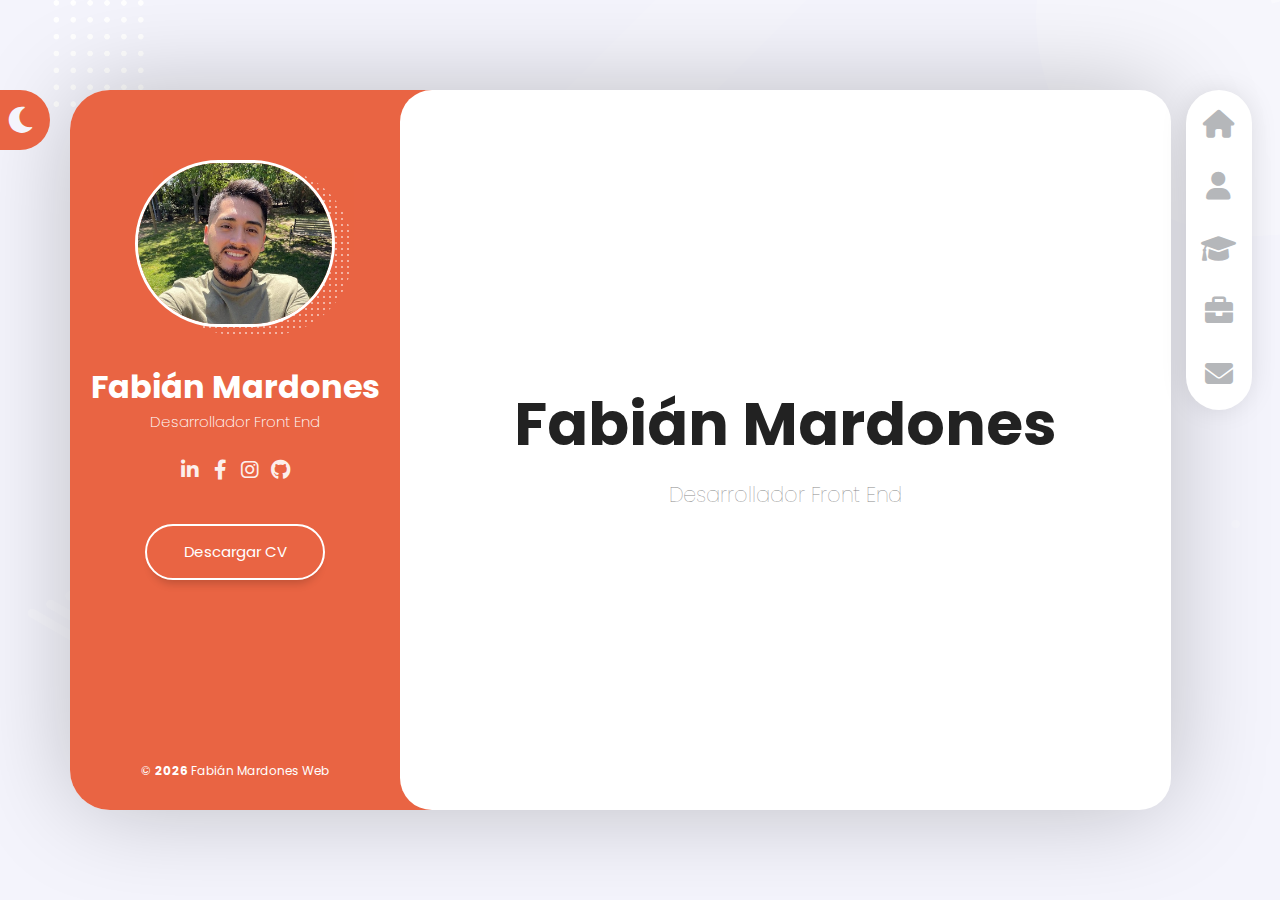
<file: root/index.html>
<!DOCTYPE html>
<html lang="es">
<head>
    <meta charset="UTF-8">
    <meta name="viewport" content="width=device-width, initial-scale=1.0">
    <link rel="preconnect" href="https://fonts.googleapis.com">
    <link rel="preconnect" href="https://fonts.gstatic.com" crossorigin>
    <link href="https://fonts.googleapis.com/css2?family=Poppins" rel="stylesheet">
    <link rel="stylesheet" href="./assets/fonts/fontawesome-free-6.1.2-web/css/all.min.css">
    <link rel="stylesheet" href="assets/css/reset.css">
    <link rel="stylesheet" href="assets/css/normalize.css">
    <link rel="stylesheet" href="assets/css/scroll.css">
    <link rel="stylesheet" href="./assets/css/style.css">
    <link rel="stylesheet" href="./assets/css/responsive.css">
    <title>Portafolio - Fabian Mardones</title>
</head>
<body>

<div class="dark-light-mode_button switch">
    <div class="button__shadow">
        <i class="fa fa-solid fa-moon luna"></i>
        <i class="fa fa-solid fa-sun oculto sol"></i>
    </div>
</div>

    <!--Layout principal-->

    <div class="layout">

        <!--Barra lateral(Info del usuario)-->

        <aside class="layout__aside">

            <section class="aside___user-info">

                <!--Información general usuario-->

                <div class="user-info__general"> 
                    <div class="user-info__container-imagen">
                        <img src="assets/img/Imagen-Fabian.jpg" class="user-info__image aside__user-info" alt="Foto de perfil Fabian Mardones"/>
                    </div>

                    <h2 class="user-info__name">Fabián Mardones</h2>
                    <h4 class="user-info__job">Desarrollador Front End</h4>
                </div>

                <!--Menú de navegación-->

                <nav class="layout__menu">
                    <ul class="menu__list">

                        <li class="menu__option">
                            <a href="index.html" class="menu__link">
                                <i class="menu__icon fa-solid fa-house"></i>
                                <span class="menu__overlay">Home</span>
                            </a>
                        </li>

                        <li class="menu__option">
                            <a href="sobre-mi.html" class="menu__link">
                                <i class="menu__icon fa-solid fa-user"></i>
                                <span class="menu__overlay">About me</span>
                            </a>
                        </li>

                        <li class="menu__option">
                            <a href="estudios.html" class="menu__link">
                                <i class="menu__icon fa-solid fa-graduation-cap"></i>
                                <span class="menu__overlay">Estudios</span>
                            </a>
                        </li>

                        <li class="menu__option">
                            <a href="portafolio.html" class="menu__link">
                                <i class="menu__icon fa-solid fa-briefcase"></i>
                                <span class="menu__overlay">Portafolio</span>
                            </a>
                        </li>

                        <!-- <li class="menu__option">
                            <a href="blog.html" class="menu__link">
                                <i class="menu__icon fa-solid fa-book"></i>
                                <span class="menu__overlay">Blog</span>
                            </a>
                        </li> -->

                        <li class="menu__option">
                            <a href="contacto.html" class="menu__link">
                                <i class="menu__icon fa-solid fa-envelope"></i>
                                <span class="menu__overlay">Contacto</span>
                            </a>
                        </li>

                    </ul>
                </nav>

                <!--Links a redes sociales-->

                <div class="user-info__links">
                    <ul class="links__social">

                        <li class="social__option">
                            <a href="https://www.linkedin.com/in/fabianmardonesz/" class="social__link">
                                <i class="fa-brands fa-linkedin-in" class="social__icon"></i>
                            </a>
                        </li>
                        <li class="social__option">
                            <a href="#" class="social__link">
                                <i class="fa-brands fa-facebook-f" class="social__icon"></i>
                            </a>
                        </li>
                        <li class="social__option">
                            <a href="#" class="social__link">
                                <i class="fa-brands fa-instagram" class="social__icon"></i>
                            </a>
                        </li>
                        <li class="social__option">
                            <a href="#" class="social__link">
                                <i class="fa-brands fa-github" class="social__icon"></i>
                            </a>
                        </li>

                    </ul>
                </div>

                <!--Botón de curriculum-->

                <div class="user-info__buttons">
                    <a href="/CV Fabián Mardones.pdf" class="user-info__btn">Descargar CV</a>
                </div>

                <!--pie de página-->

                <footer class="user-info__footer current-year">
                    <p>&copy; <strong></strong> Fabián Mardones Web</p>
                </footer>

            </section>

        </aside>


        <!--Contenido principal-->
        <main class="layout__content">

            <section class="content__page">
                <h1 class="page__name">Fabián Mardones</h1>
                <h2 class="page__job">Desarrollador Front End</h2>
            </section>

        </main>


    </div>

    <script src="./assets/js/darkMode.js"></script>

</body>

</html>
</file>
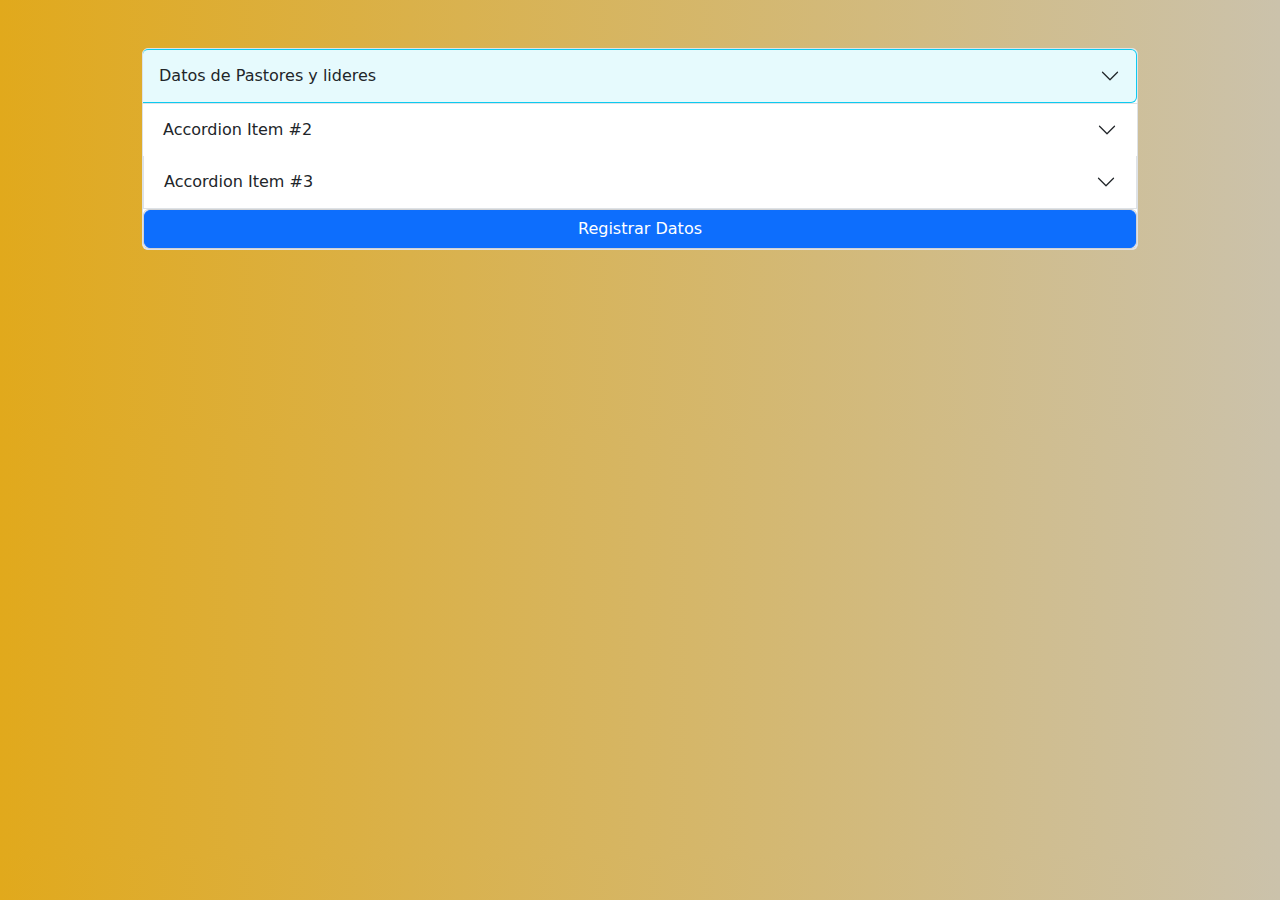
<file: Test/index.html>
<!DOCTYPE html>
<html lang="en">
<head>
    <meta charset="UTF-8">
    <meta name="viewport" content="width=device-width, initial-scale=1.0">
    <link href="https://cdn.jsdelivr.net/npm/bootstrap@5.3.2/dist/css/bootstrap.min.css" rel="stylesheet">
    <link rel="stylesheet" href="./style.css">
    <title>Document</title>
</head>
<body>

    <section class="no-print">
      <form id="formulario">
      <div class="accordion container mt-lg-5" style="max-width: 1020px;" id="accordionFlushExample">
        <div class="accordion-item">
          <h2 class="accordion-header">
            <button class="accordion-button collapsed p-3 bg-info bg-opacity-10 border border-info border-start-0 rounded-end" type="button" data-bs-toggle="collapse" data-bs-target="#flush-collapseOne" aria-expanded="false" aria-controls="flush-collapseOne">
              Datos de Pastores y lideres
            </button>
          </h2>
          <div id="flush-collapseOne" class="accordion-collapse collapse" data-bs-parent="#accordionFlushExample">
            <div class="accordion-body">                        <div class="form-floating mb-3">
              <input type="text" class="form-control nombre1" id="floatingInput" placeholder="Nombre">
              <label for="floatingInput">Pastores de Campus</label>
            </div>
            <div class="form-floating mb-3">
              <input type="text" class="form-control nombre2" id="floatingInput" placeholder="Nombre">
              <label for="floatingInput">Lideres Voluntarios</label>
            </div>
            <div class="form-floating mb-3">
              <select class="form-select modalidad" id="floatingSelect" aria-label="Floating label select example">
                <option selected value="">Modalidad</option>
                <option value="Presencial">Presencial</option>
                <option value="Virtual">Virtual</option>
              </select>
              <label for="floatingSelect">Selecciona una opción</label>
            </div>
            <div class="form-floating mb-3">
              <select class="form-select" id="floatingSelect" aria-label="Floating label select example">
                <option selected value="">Campus</option>
                <option value="Puente alto">Puente Alto</option>
                <option value="Santiago">Santiago</option>
                <option value="Montevideo">Montevideo</option>
                <option value="Miami">Miami</option>
                <option value="Miami-Doral">Miami (Doral)</option>
              </select>
              <label for="floatingSelect">Selecciona una opción</label>
            </div></div>
          </div>
        </div>



        <div class="accordion-item">
          <h2 class="accordion-header">
            <button class="accordion-button collapsed" type="button" data-bs-toggle="collapse" data-bs-target="#flush-collapseTwo" aria-expanded="false" aria-controls="flush-collapseTwo">
              Accordion Item #2
            </button>
          </h2>
          <div id="flush-collapseTwo" class="accordion-collapse collapse" data-bs-parent="#accordionFlushExample">
            <div class="accordion-body">                        <div class="form-floating mb-3">
              <input type="text" class="form-control nombre1" id="floatingInput" placeholder="Nombre">
              <label for="floatingInput">Pastores de Campus</label>
            </div>
            <div class="form-floating mb-3">
              <input type="text" class="form-control nombre2" id="floatingInput" placeholder="Nombre">
              <label for="floatingInput">Lideres Voluntarios</label>
            </div>
            <div class="form-floating mb-3">
              <select class="form-select" id="floatingSelect" aria-label="Floating label select example">
                <option selected value="">Modalidad</option>
                <option value="1">Presencial</option>
                <option value="2">Virtual</option>
              </select>
              <label for="floatingSelect">Selecciona una opción</label>
            </div>
            <div class="form-floating mb-3">
              <select class="form-select" id="floatingSelect" aria-label="Floating label select example">
                <option selected value="">Campus</option>
                <option value="Puente alto">Puente Alto</option>
                <option value="Santiago">Santiago</option>
                <option value="Montevideo">Montevideo</option>
                <option value="Miami">Miami</option>
                <option value="Miami-Doral">Miami (Doral)</option>
              </select>
              <label for="floatingSelect">Selecciona una opción</label>
            </div></div>
        </div>




        <div class="accordion-item">
          <h2 class="accordion-header">
            <button class="accordion-button collapsed" type="button" data-bs-toggle="collapse" data-bs-target="#flush-collapseThree" aria-expanded="false" aria-controls="flush-collapseThree">
              Accordion Item #3
            </button>
          </h2>
          <div id="flush-collapseThree" class="accordion-collapse collapse" data-bs-parent="#accordionFlushExample">
            <div class="accordion-body">                        <div class="form-floating mb-3">
              <input type="text" class="form-control nombre1" id="floatingInput" placeholder="Nombre">
              <label for="floatingInput">Pastores de Campus</label>
            </div>
            <div class="form-floating mb-3">
              <input type="text" class="form-control nombre2" id="floatingInput" placeholder="Nombre">
              <label for="floatingInput">Lideres Voluntarios</label>
            </div>
            <div class="form-floating mb-3">
              <select class="form-select" id="floatingSelect" aria-label="Floating label select example">
                <option selected value="">Modalidad</option>
                <option value="Presencial">Presencial</option>
                <option value="Virtual">Virtual</option>
              </select>
              <label for="floatingSelect">Selecciona una opción</label>
            </div>
            <div class="form-floating mb-3">
              <select class="form-select" id="floatingSelect" aria-label="Floating label select example">
                <option selected value="">Campus</option>
                <option value="Puente alto">Puente Alto</option>
                <option value="Santiago">Santiago</option>
                <option value="Montevideo">Montevideo</option>
                <option value="Miami">Miami</option>
                <option value="Miami-Doral">Miami (Doral)</option>
              </select>
              <label for="floatingSelect">Selecciona una opción</label>
            </div></div>
        </div>
      </div>
      <div class="card d-flex justify-content-center">
        <button type="submit" class="btn btn-primary">Registrar Datos</button>
      </div>
    </form>
    </section>

    <section class="container" style=" max-width: 1020px !important;">
        <div class="card informe" style="margin-top: 20px;">

            <div class="card-header d-flex justify-content-between">
                <h3>Ar <strong>Ministries</strong></h3>
                <button class="btn btn-success no-print" onclick="print_document()">imprimir</button>
            </div>

            <div class="card-body d-flex flex-direction-row-reverse" id="contenido">

                <div class="w-100 text-left">
                      <div id="contenedor"></div>
                </div>

                <div class="w-100 text-center" style="margin-top: 10px;">
                    <h1>Reporte Encuentro</h1>
                    <div id="contenedor-datos"></div>
                </div>

            </div>
        </div>
    </section>


    <script src="./app.js"></script>
    <script src="https://cdn.jsdelivr.net/npm/bootstrap@5.3.2/dist/js/bootstrap.bundle.min.js"></script>
</body>
</html>
</file>
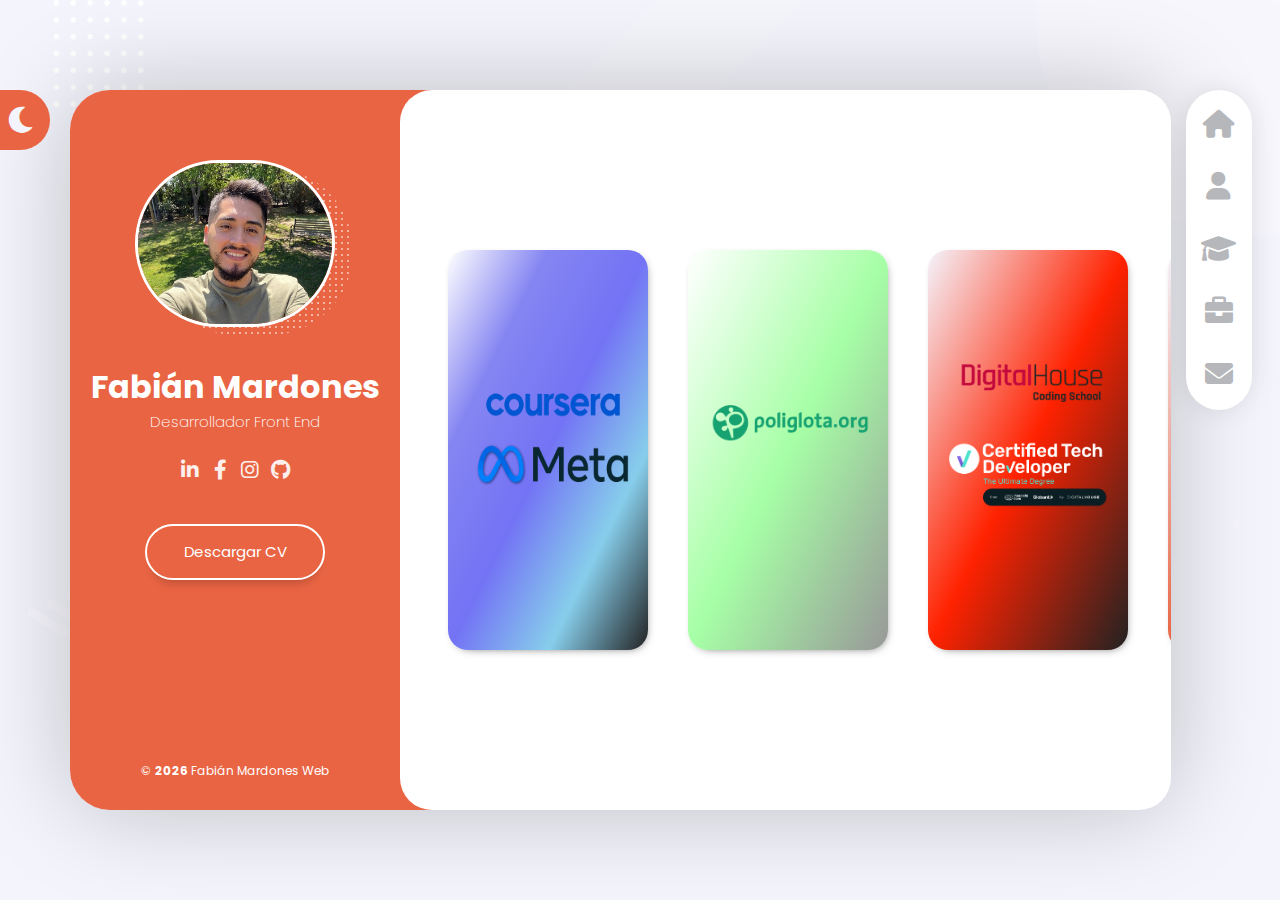
<file: root/estudios.html>
<!DOCTYPE html>
<html lang="es">
<head>
    <meta charset="UTF-8">
    <meta name="viewport" content="width=device-width, initial-scale=1, maximum-scale=1">
    <link rel="preconnect" href="https://fonts.gstatic.com" crossorigin>
    <link rel="preconnect" href="https://fonts.googleapis.com">
    <link href="https://fonts.googleapis.com/css2?family=Poppins" rel="stylesheet">
    <link rel="stylesheet" href="./assets/fonts/fontawesome-free-6.1.2-web/css/all.min.css">
    <link rel="stylesheet" href="assets/css/reset.css">
    <link rel="stylesheet" href="assets/css/normalize.css">
    <link rel="stylesheet" href="assets/css/scroll.css">
    <link rel="stylesheet" href="./assets/css/style.css">
    <link rel="stylesheet" href="./assets/css/responsive.css">
    <title>Portafolio - Fabian Mardones</title>
</head>
<body>

<div class="dark-light-mode_button switch">
    <div class="button__shadow">
        <i class="fa fa-solid fa-moon luna"></i>
        <i class="fa fa-solid fa-sun oculto sol"></i>
    </div>
</div>

    <!--Layout principal-->

    <div class="layout">

        <!--Barra lateral(Info del usuario)-->

        <aside class="layout__aside">

            <section class="aside___user-info">

                <!--Información general usuario-->

                <div class="user-info__general"> 
                    <div class="user-info__container-imagen">
                        <img src="assets/img/Imagen-Fabian.jpg" class="user-info__image aside__user-info" alt="Foto de perfil Fabian Mardones"/>
                    </div>

                    <h2 class="user-info__name">Fabián Mardones</h2>
                    <h4 class="user-info__job">Desarrollador Front End</h4>
                </div>

                <!--Menú de navegación-->

                <nav class="layout__menu">
                    <ul class="menu__list">

                        <li class="menu__option">
                            <a href="index.html" class="menu__link">
                                <i class="menu__icon fa-solid fa-house"></i>
                                <span class="menu__overlay">Home</span>
                            </a>
                        </li>

                        <li class="menu__option">
                            <a href="sobre-mi.html" class="menu__link">
                                <i class="menu__icon fa-solid fa-user"></i>
                                <span class="menu__overlay">About me</span>
                            </a>
                        </li>

                        <li class="menu__option">
                            <a href="estudios.html" class="menu__link">
                                <i class="menu__icon fa-solid fa-graduation-cap"></i>
                                <span class="menu__overlay">Estudios</span>
                            </a>
                        </li>

                        <li class="menu__option">
                            <a href="portafolio.html" class="menu__link">
                                <i class="menu__icon fa-solid fa-briefcase"></i>
                                <span class="menu__overlay">Portafolio</span>
                            </a>
                        </li>

                        <!-- <li class="menu__option">
                            <a href="blog.html" class="menu__link">
                                <i class="menu__icon fa-solid fa-book"></i>
                                <span class="menu__overlay">Blog</span>
                            </a>
                        </li> -->

                        <li class="menu__option">
                            <a href="contacto.html" class="menu__link">
                                <i class="menu__icon fa-solid fa-envelope"></i>
                                <span class="menu__overlay">Contacto</span>
                            </a>
                        </li>

                    </ul>
                </nav>

                <!--Links a redes sociales-->

                <div class="user-info__links">
                    <ul class="links__social">

                        <li class="social__option">
                            <a href="https://www.linkedin.com/in/fabianmardonesz/" class="social__link">
                                <i class="fa-brands fa-linkedin-in" class="social__icon"></i>
                            </a>
                        </li>
                        <li class="social__option">
                            <a href="#" class="social__link">
                                <i class="fa-brands fa-facebook-f" class="social__icon"></i>
                            </a>
                        </li>
                        <li class="social__option">
                            <a href="#" class="social__link">
                                <i class="fa-brands fa-instagram" class="social__icon"></i>
                            </a>
                        </li>
                        <li class="social__option">
                            <a href="#" class="social__link">
                                <i class="fa-brands fa-github" class="social__icon"></i>
                            </a>
                        </li>

                    </ul>
                </div>

                <!--Botón de curriculum-->

                <div class="user-info__buttons">
                    <a href="/CV Fabián Mardones.pdf" class="user-info__btn">Descargar CV</a>
                </div>

                <!--pie de página-->

                <footer class="user-info__footer current-year">
                    <p>&copy; <strong></strong> Fabián Mardones Web</p>
                </footer>

            </section>

        </aside>


        <!--Contenido principal-->
        <main class="layout__content">

            <section class="content__page image__container">
                <div>
                    <div class="card card-meta">
                        <img src="assets/img/Meta-Logo.png" class="card-img-meta" alt="image">
                        <img src="assets/img/Coursera-Logo.png" class="card-img-coursera" alt="image">
                        <div class="card-body">
                            <h2 class="card-title">Certificado Profesional Front-End (Finalizado)</h2>
                            <a class="enlace" href="https://www.coursera.org/account/accomplishments/verify/R3RUNCX8SV3Z">
                                <p class="card-sub-title">Introduction to Front-End Development <i class="fa-solid fa-check" style="color: #72dc1b;"></i></p>
                            </a>
                            <a class="enlace" href="https://www.coursera.org/account/accomplishments/verify/UCF2B7RFC3SF">
                                <p class="card-sub-title">Programming with Javascript <i class="fa-solid fa-check" style="color: #72dc1b;"></i></p>
                            </a>
                            <a class="enlace" href="https://www.coursera.org/account/accomplishments/verify/5URYGYC4Q2SA">
                                <p class="card-sub-title">Version Control</p>
                            </a>
                            <a class="enlace" href="https://www.coursera.org/account/accomplishments/verify/NW3SXSTYPPR5">
                                <p class="card-sub-title">HTML and CSS in depth <i class="fa-solid fa-check" style="color: #72dc1b;"></i></p>
                            </a>
                            <a class="enlace" href="https://www.coursera.org/account/accomplishments/verify/5VPUQJ6E5QR8">
                                <p class="card-sub-title">React Basics <i class="fa-solid fa-check" style="color: #72dc1b;"></i></p>
                            </a>
                            <a class="enlace" href="https://www.coursera.org/account/accomplishments/verify/3AAFE2AVVSD8">
                                <p class="card-sub-title">Advanced React <i class="fa-solid fa-check" style="color: #72dc1b;"></i></p>
                            </a>
                            <a class="enlace" href="https://www.coursera.org/account/accomplishments/verify/MHEPDYEJF6DL">
                                <p class="card-sub-title">Principles of UX/UI Design <i class="fa-solid fa-check" style="color: #72dc1b;"></i></p>
                            </a>
                            <a class="enlace" href="https://www.coursera.org/account/accomplishments/verify/6G9K2A86GSRB">
                                <p class="card-sub-title">Front-End Capstone <i class="fa-solid fa-check" style="color: #72dc1b;"></i></p>   
                            </a>
                            <a class="enlace" href="https://www.coursera.org/account/accomplishments/verify/CJHPSG4CUV36">
                                <p class="card-sub-title">Coding Interview Preparation <i class="fa-solid fa-check" style="color: #72dc1b;"></i></p>
                            </a>

                            <div class="btn-container-card btnd">
                                <a href="https://www.coursera.org/account/accomplishments/professional-cert/KEWRD55WRALG" class="card-btn">Ver Certificado</a>
                            </div>
                        </div>
                    </div>
                </div>


                <div>
                    <div class="card card-poliglota">
                        <img src="assets/img/poliglotalogo.png" class="card-img-poliglota" alt="image">
                        <div class="card-body card-poli">
                            <h2 class="card-title">Estudios de Inglés (Cursando)</h2>
                            <a class="enlace" href="https://www.poliglota.org/dashboard/certificates/6fd0c0f89fa59e26/download.pdf?">
                                <p class="card-sub-title">Inglés Avance de Nivel A2 <i class="fa-solid fa-check" style="color: #72dc1b;"></i></p>   
                            </a>
                            <a class="enlace" href="https://www.poliglota.org/dashboard/certificates/0e9fd0fa86ab6836/download.pdf?">
                                <p class="card-sub-title">Inglés Avance de Nivel B1 <i class="fa-solid fa-check" style="color: #72dc1b;"></i></p>
                            </a>
                            <a class="enlace" href="">
                                <p class="card-sub-title">Cursando Nivel B2 Intermedio Alto <i class="fa-solid fa-hourglass-half" style="color: #fff600;"></i></p>
                            </a>
                            <div class="btn-container-card">
                                <a href="" class="card-btn">Ver Certificado</a>
                            </div>
                        </div>
                    </div>
                </div>


                <div>
                    <div class="card card-DH">
                        <img src="assets/img/logoDigitalHouse.png" class="card-img-DH" alt="image">
                        <img src="assets/img/logosss.png" class="card-img-ctd" alt="image">
                        <div class="card-body card-2">
                            <h2 class="card-title">Certified Tech Developer (Cursando)</h2>
                            <p>Tecnologías aprendidas:</p>
                            <hr> <br>
                            <a class="enlace" href="">
                                <p class="card-sub-title">Front I: HTML & CSS <i class="fa-solid fa-check" style="color: #72dc1b;"></i></p>
                            </a>
                            <a class="enlace" href="">
                                <p class="card-sub-title">Intro Informatica: Git Bash/GitHub/Virtual-machine<i class="fa-solid fa-check" style="color: #72dc1b;"></i></p>
                            </a>
                            <a class="enlace" href="">
                                <p class="card-sub-title">Base de datos I: MySQL <i class="fa-solid fa-check" style="color: #72dc1b;"></i></p>
                            </a>
                            <a class="enlace" href="">
                                <p class="card-sub-title">Programacion Imperativa: Javascript <i class="fa-solid fa-check" style="color: #72dc1b;"></i></p>
                            </a>
                            <a class="enlace" href="">
                                <p class="card-sub-title">Programación Orientada a Objetos: Java<i class="fa-solid fa-check" style="color: #72dc1b;"></i></p>
                            </a>
                            <a class="enlace" href="">
                                <p class="card-sub-title">Testing: jest<i class="fa-solid fa-check" style="color: #72dc1b;"></i></p>
                            </a>
                            <a class="enlace" href="">
                                <p class="card-sub-title">Front II: Javascript<i class="fa-solid fa-check" style="color: #72dc1b;"></i></p>
                            </a>
                            <a class="enlace" href="">
                                <p class="card-sub-title">Infraestructura: docker/AWS<i class="fa-solid fa-check" style="color: #72dc1b;"></i></p>
                            </a>

                            <div class="btn-container-card btnd">
                                <a href="/Certificado de titulo.pdf" class="card-btn">Ver Certificado</a>
                            </div>
                        </div>
                    </div>
                </div>


                <div>
                    <div class="card card-leones">
                        <img src="assets/img/logoip.png" class="card-img-leones" alt="image">
                        <div class="card-body card-2 card-ip">
                            <h2 class="card-title">Tecnico de nivel superior en Gestión de empresas (Finalizado)</h2>
                            <a class="enlace" href="">
                                <p class="card-sub-title">Capacitado para aplicar herramientas administrativas, de gestión en marketing, administración de empresas, gestión organizacional, ventas y evaluación de proyectos, conocimiento sobre las normas legales vigentes que me habilitan para prestar apoyo a profesionales de distintas áreas de la organización.<i class="fa-solid fa-check" style="color: #72dc1b;"></i></p>
                            </a>
                            <div class="btn-container-card btnd">
                                <a href="/Certificado de titulo.pdf" class="card-btn">Ver Certificado</a>
                            </div>
                        </div>
                    </div>
                </div>

                <div>
                    <div class="card card-google">
                        <img src="assets/img/google-logo-1.png" class="card-img-google" alt="image">
                        <img src="assets/img/Coursera-Logo.png" class="card-img-coursera" alt="image">
                        <div class="card-body">
                            <h2 class="card-title">Certificado Profesional Diseño de Experiencia del Usuario (UX) de Google (Cursando)</h2>
                            <a class="enlace" href="https://www.coursera.org/account/accomplishments/verify/797M3XGYPY7C">
                                <p class="card-sub-title">Aspectos básicos del diseño de la experiencia del usuario <i class="fa-solid fa-check" style="color: #72dc1b;"></i></p>
                            </a>
                            <a class="enlace" href="">
                                <p class="card-sub-title">Primeros pasos en el proceso de diseño de UX: Empatizar, definir e idear <i class="fa-solid fa-hourglass-half" style="color: skyblue;"></i></p>
                            </a>
                            <a class="enlace" href="">
                                <p class="card-sub-title">Crear esquemas de página y prototipos de baja fidelidad <i class="fa-solid fa-hourglass-start" style="color: #d9dc1b"></i></p>
                            </a>
                            <a class="enlace" href="">
                                <p class="card-sub-title">Llevar a cabo investigaciones en UX <i class="fa-solid fa-hourglass-start" style="color: #d9dc1b;"></i></p>
                            </a>
                            <a class="enlace" href="">
                                <p class="card-sub-title">Crear prototipos y diseños de alta fidelidad en Figma <i class="fa-solid fa-hourglass-start" style="color: #d9dc1b;"></i></p>
                            </a>
                            <a class="enlace" href="">
                                <p class="card-sub-title">Diseños web adaptables en Adobe XD <i class="fa-solid fa-hourglass-start" style="color: #d9dc1b;"></i></p>
                            </a>
                            <a class="enlace" href="">
                                <p class="card-sub-title">Diseñar una experiencia del usuario de una iniciativa de interés público y prepararse para el trabajo <i class="fa-solid fa-hourglass-start" style="color: #d9dc1b;"></i></p>
                            </a>

                            <div class="btn-container-card btnd">
                                <a href="#" class="card-btn">Ver Certificado</a>
                            </div>
                        </div>
                    </div>
                </div>

            </section>

        </main>


    </div>

    <script src="./assets/js/darkMode.js"></script>

</body>

</html>
</file>
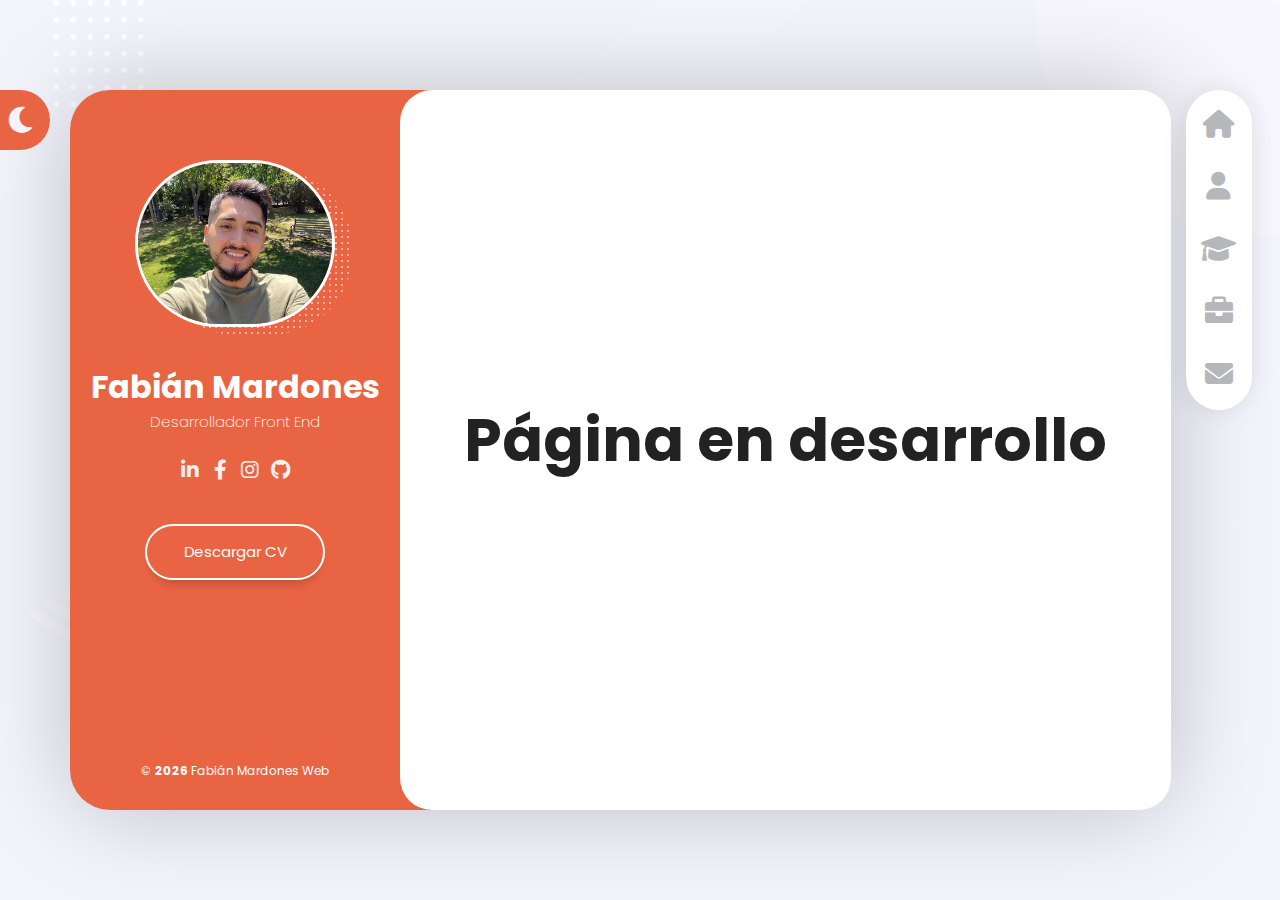
<file: root/portafolio.html>
<!DOCTYPE html>
<html lang="es">
<head>
    <meta charset="UTF-8">
    <meta name="viewport" content="width=device-width, initial-scale=1, maximum-scale=1">
    <link rel="preconnect" href="https://fonts.googleapis.com">
    <link rel="preconnect" href="https://fonts.gstatic.com" crossorigin>
    <link href="https://fonts.googleapis.com/css2?family=Poppins" rel="stylesheet">
    <link rel="stylesheet" href="./assets/fonts/fontawesome-free-6.1.2-web/css/all.min.css">
    <link rel="stylesheet" href="assets/css/reset.css">
    <link rel="stylesheet" href="assets/css/normalize.css">
    <link rel="stylesheet" href="./assets/css/style.css">
    <link rel="stylesheet" href="./assets/css/responsive.css">
    <title>Portafolio - Fabian Mardones</title>
</head>
<body>

<div class="dark-light-mode_button switch">
    <div class="button__shadow">
        <i class="fa fa-solid fa-moon luna"></i>
        <i class="fa fa-solid fa-sun oculto sol"></i>
    </div>
</div>

    <!--Layout principal-->

    <div class="layout">

        <!--Barra lateral(Info del usuario)-->

        <aside class="layout__aside">

            <section class="aside___user-info">

                <!--Información general usuario-->

                <div class="user-info__general"> 
                    <div class="user-info__container-imagen">
                        <img src="assets/img/Imagen-Fabian.jpg" class="user-info__image aside__user-info" alt="Foto de perfil Fabian Mardones"/>
                    </div>

                    <h2 class="user-info__name">Fabián Mardones</h2>
                    <h4 class="user-info__job">Desarrollador Front End</h4>
                </div>

                <!--Menú de navegación-->

                <nav class="layout__menu">
                    <ul class="menu__list">

                        <li class="menu__option">
                            <a href="index.html" class="menu__link">
                                <i class="menu__icon fa-solid fa-house"></i>
                                <span class="menu__overlay">Home</span>
                            </a>
                        </li>

                        <li class="menu__option">
                            <a href="sobre-mi.html" class="menu__link">
                                <i class="menu__icon fa-solid fa-user"></i>
                                <span class="menu__overlay">About me</span>
                            </a>
                        </li>

                        <li class="menu__option">
                            <a href="estudios.html" class="menu__link">
                                <i class="menu__icon fa-solid fa-graduation-cap"></i>
                                <span class="menu__overlay">Estudios</span>
                            </a>
                        </li>

                        <li class="menu__option">
                            <a href="portafolio.html" class="menu__link">
                                <i class="menu__icon fa-solid fa-briefcase"></i>
                                <span class="menu__overlay">Portafolio</span>
                            </a>
                        </li>

                        <!-- <li class="menu__option">
                            <a href="blog.html" class="menu__link">
                                <i class="menu__icon fa-solid fa-book"></i>
                                <span class="menu__overlay">Blog</span>
                            </a>
                        </li> -->

                        <li class="menu__option">
                            <a href="contacto.html" class="menu__link">
                                <i class="menu__icon fa-solid fa-envelope"></i>
                                <span class="menu__overlay">Contacto</span>
                            </a>
                        </li>

                    </ul>
                </nav>

                <!--Links a redes sociales-->

                <div class="user-info__links">
                    <ul class="links__social">

                        <li class="social__option">
                            <a href="https://www.linkedin.com/in/fabianmardonesz/" class="social__link">
                                <i class="fa-brands fa-linkedin-in" class="social__icon"></i>
                            </a>
                        </li>
                        <li class="social__option">
                            <a href="#" class="social__link">
                                <i class="fa-brands fa-facebook-f" class="social__icon"></i>
                            </a>
                        </li>
                        <li class="social__option">
                            <a href="#" class="social__link">
                                <i class="fa-brands fa-instagram" class="social__icon"></i>
                            </a>
                        </li>
                        <li class="social__option">
                            <a href="#" class="social__link">
                                <i class="fa-brands fa-github" class="social__icon"></i>
                            </a>
                        </li>

                    </ul>
                </div>

                <!--Botón de curriculum-->

                <div class="user-info__buttons">
                    <a href="/CV Fabián Mardones.pdf" class="user-info__btn">Descargar CV</a>
                </div>

                <!--pie de página-->

                <footer class="user-info__footer current-year">
                    <p>&copy; <strong></strong> Fabián Mardones Web</p>
                </footer>

            </section>

        </aside>


        <!--Contenido principal-->
        <main class="layout__content">

            <section class="content__page">
                <h1 class="page__name">Página en desarrollo</h1>
            </section>

        </main>


    </div>

    <script src="./assets/js/darkMode.js"></script>

</body>

</html>
</file>
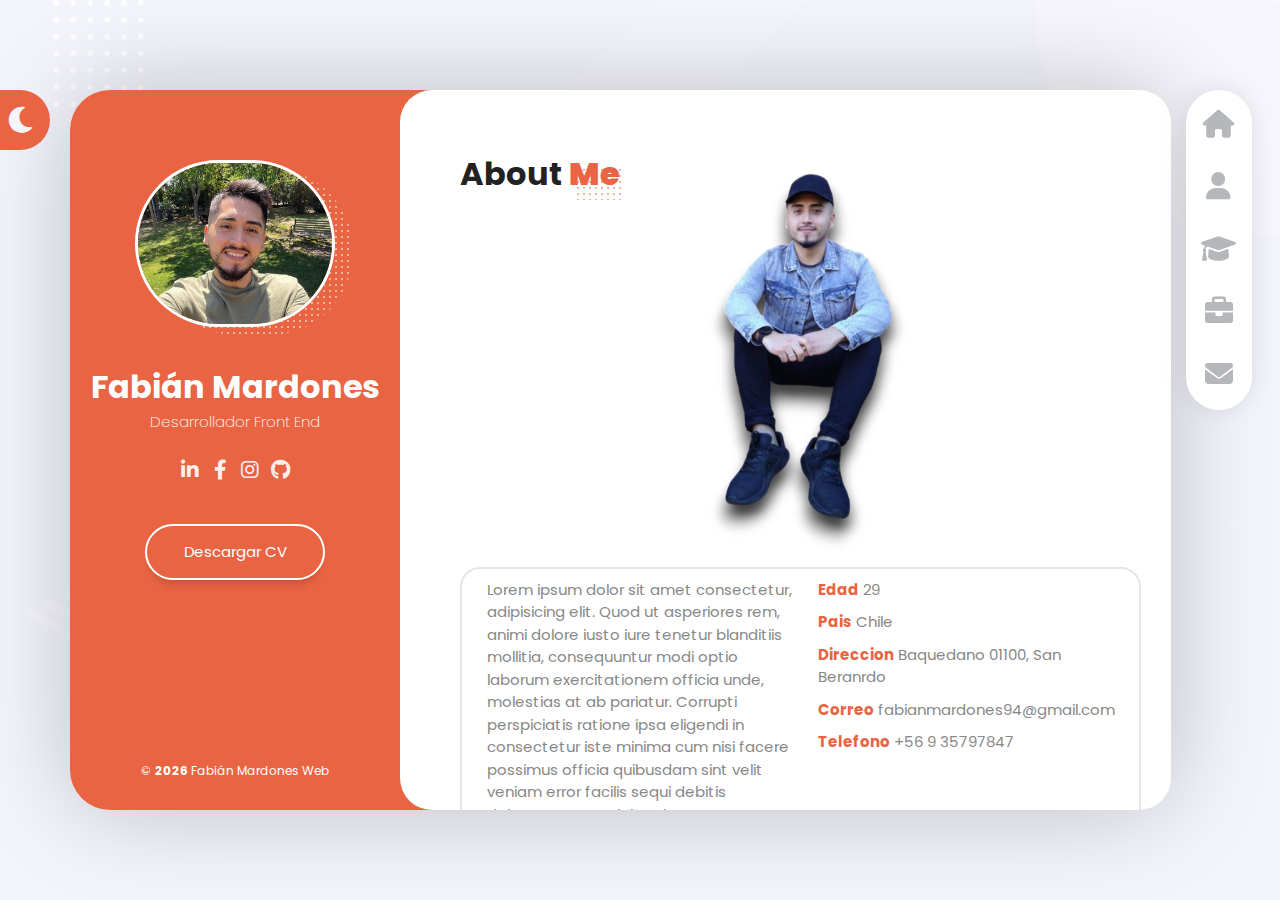
<file: root/sobre-mi.html>
<!DOCTYPE html>
<html lang="es">
<head>
    <meta charset="UTF-8">
    <meta name="viewport" content="width=device-width, initial-scale=1, maximum-scale=1">
    <link rel="preconnect" href="https://fonts.googleapis.com">
    <link rel="preconnect" href="https://fonts.gstatic.com" crossorigin>
    <link href="https://fonts.googleapis.com/css2?family=Poppins" rel="stylesheet">
    <link rel="stylesheet" href="./assets/fonts/fontawesome-free-6.1.2-web/css/all.min.css">
    <link rel="stylesheet" href="assets/css/reset.css">
    <link rel="stylesheet" href="assets/css/normalize.css">
    <link rel="stylesheet" href="assets/css/scroll.css">
    <link rel="stylesheet" href="./assets/css/style.css">
    <link rel="stylesheet" href="./assets/css/responsive.css">
    <title>Portafolio - Fabian Mardones</title>
</head>
<body>

    <div class="dark-light-mode_button switch">
        <div class="button__shadow">
            <i class="fa fa-solid fa-moon luna"></i>
            <i class="fa fa-solid fa-sun oculto sol"></i>
        </div>
    </div>
    <!--Layout principal-->

    <div class="layout">

        <!--Barra lateral(Info del usuario)-->

        <aside class="layout__aside">

            <section class="aside___user-info">

                <!--Información general usuario-->

                <div class="user-info__general"> 
                    <div class="user-info__container-imagen">
                        <img src="assets/img/Imagen-Fabian.jpg" class="user-info__image aside__user-info" alt="Foto de perfil Fabian Mardones"/>
                    </div>

                    <h2 class="user-info__name">Fabián Mardones</h2>
                    <h4 class="user-info__job">Desarrollador Front End</h4>
                </div>

                <!--Menú de navegación-->

                <nav class="layout__menu">
                    <ul class="menu__list">

                        <li class="menu__option">
                            <a href="index.html" class="menu__link">
                                <i class="menu__icon fa-solid fa-house"></i>
                                <span class="menu__overlay">Home</span>
                            </a>
                        </li>

                        <li class="menu__option">
                            <a href="sobre-mi.html" class="menu__link about-me">
                                <i class="menu__icon fa-solid fa-user"></i>
                                <span class="menu__overlay">About me</span>
                            </a>
                        </li>

                        <li class="menu__option">
                            <a href="estudios.html" class="menu__link">
                                <i class="menu__icon fa-solid fa-graduation-cap"></i>
                                <span class="menu__overlay">Estudios</span>
                            </a>
                        </li>

                        <li class="menu__option">
                            <a href="portafolio.html" class="menu__link">
                                <i class="menu__icon fa-solid fa-briefcase"></i>
                                <span class="menu__overlay">Portafolio</span>
                            </a>
                        </li>
<!-- 
                        <li class="menu__option">
                            <a href="blog.html" class="menu__link">
                                <i class="menu__icon fa-solid fa-book"></i>
                                <span class="menu__overlay">Blog</span>
                            </a>
                        </li> -->

                        <li class="menu__option">
                            <a href="contacto.html" class="menu__link">
                                <i class="menu__icon fa-solid fa-envelope"></i>
                                <span class="menu__overlay">Contacto</span>
                            </a>
                        </li>

                    </ul>
                </nav>

                <!--Links a redes sociales-->

                <div class="user-info__links">
                    <ul class="links__social">

                        <li class="social__option">
                            <a href="https://www.linkedin.com/in/fabianmardonesz/" class="social__link">
                                <i class="fa-brands fa-linkedin-in" class="social__icon"></i>
                            </a>
                        </li>
                        <li class="social__option">
                            <a href="#" class="social__link">
                                <i class="fa-brands fa-facebook-f" class="social__icon"></i>
                            </a>
                        </li>
                        <li class="social__option">
                            <a href="#" class="social__link">
                                <i class="fa-brands fa-instagram" class="social__icon"></i>
                            </a>
                        </li>
                        <li class="social__option">
                            <a href="#" class="social__link">
                                <i class="fa-brands fa-github" class="social__icon"></i>
                            </a>
                        </li>

                    </ul>
                </div>

                <!--Botón de curriculum-->

                <div class="user-info__buttons">
                    <a href="/CV Fabián Mardones.pdf" class="user-info__btn">Descargar CV</a>
                </div>

                <!--pie de página-->

                <footer class="user-info__footer current-year">
                    <p>&copy; <strong></strong> Fabián Mardones Web</p>
                </footer>

            </section>

        </aside>


        <!--Contenido principal-->
        <main class="layout__content">

            <section class="content__page content__about">
                <header class="about__header">
                    <h2 class="about__title">About <strong class="title__color">Me</strong></h2>
                </header>

                <section class="about__personal-info">

                    <div class="personal-info__photo">
                        <img src="assets/img/logo light-2.png" alt="">
                    </div>
                    <article class="personal-info__bio">
                        <p class="personal-info__description">
                            Lorem ipsum dolor sit amet consectetur, adipisicing elit. Quod ut asperiores rem, animi dolore iusto iure tenetur blanditiis mollitia, consequuntur modi optio laborum exercitationem officia unde, molestias at ab pariatur.
                            Corrupti perspiciatis ratione ipsa eligendi in consectetur iste minima cum nisi facere possimus officia quibusdam sint velit veniam error facilis sequi debitis doloremque suscipit enim aut, accusamus ad vitae? Esse!
                        </p>
                        <ul class="pesonal-info__list">

                            <li class="personal-info__option">
                                <span class="personal-info__title">Edad</span>
                                <span class="personal-info__value">29</span>
                            </li>

                            <li class="personal-info__option">
                                <span class="personal-info__title">Pais</span>
                                <span class="personal-info__value">Chile</span>
                            </li>

                            <li class="personal-info__option">
                                <span class="personal-info__title">Direccion</span>
                                <span class="personal-info__value">Baquedano 01100, San Beranrdo</span>
                            </li>

                            <li class="personal-info__option">
                                <span class="personal-info__title">Correo</span>
                                <span class="personal-info__value">fabianmardones94@gmail.com</span>
                            </li>

                            <li class="personal-info__option">
                                <span class="personal-info__title">Telefono</span>
                                <span class="personal-info__value">+56 9 35797847</span>
                            </li>

                        </ul>
                    </article>

                    <div class="personal-info__data">
                        
                    </div>
                </section>

                <section class="about__services">
                    <div class="services__header">
                        <h3 class="services__title">
                            Lo que <strong class="title__color">Hago</strong>
                        </h3>
                    </div>

                    <div class="services__container">
                        <article class="services__service">
                            <div class="service__icono">
                                <i class="service__real-icon fa-solid fa-code"></i>
                            </div>
                            <div class="service__content">
                                <h4 class="service__title">Programación</h4>
                                <p class="service__description">
                                    Lorem ipsum dolor, sit amet consectetur adipisicing elit. Repellat nemo maxime incidunt reiciendis! Hic doloremque, sapiente animi quod iusto odio facere officiis, molestias, voluptatibus repudiandae optio est placeat explicabo sed?
                                </p>
                            </div>
                        </article>

                        <article class="services__service">
                            <div class="service__icono">
                                <i class="service__real-icon fa-solid fa-briefcase"></i>
                            </div>

                            <div class="service__content">
                                <h4 class="service__title">Administración</h4>
                                <p class="service__description">
                                    Lorem ipsum dolor, sit amet consectetur adipisicing elit. Repellat nemo maxime incidunt reiciendis! Hic doloremque, sapiente animi quod iusto odio facere officiis, molestias, voluptatibus repudiandae optio est placeat explicabo sed?
                                </p>
                            </div>
                        </article>
                        <article class="services__service">
                            <div class="service__icono">
                                <i class="service__real-icon fa-solid fa-house"></i>
                            </div>

                            <div class="service__content">
                                <h4 class="service__title">Padre y esposo</h4>
                                <p class="service__description">
                                    Lorem ipsum dolor, sit amet consectetur adipisicing elit. Repellat nemo maxime incidunt reiciendis! Hic doloremque, sapiente animi quod iusto odio facere officiis, molestias, voluptatibus repudiandae optio est placeat explicabo sed?
                                </p>
                            </div>
                        </article>

                        <article class="services__service">
                            <div class="service__icono">
                                <i class="service__real-icon fa-solid fa-laptop"></i>
                            </div>
                            <div class="service__content">
                                <h4 class="service__title">Estudiante</h4>
                                <p class="service__description">
                                    Lorem ipsum dolor, sit amet consectetur adipisicing elit. Repellat nemo maxime incidunt reiciendis! Hic doloremque, sapiente animi quod iusto odio facere officiis, molestias, voluptatibus repudiandae optio est placeat explicabo sed?
                                </p>
                            </div>
                        </article>
                    </div>

                </section>

                <section class="about__testimonials">
                    <header class="testimonials__header">
                        <h3 class="testimonials__title reseñas">Reseñas</h3>
                    </header>

                    <div class="testimonials__container">


                        <article class="testimonials__testimonials">

                            <div class="review__img-container">
                                <img src="assets/img/testimonio2.jpg" class="testimonials__image" alt="Rostro de cliente">
                            </div>

                            <div class="testimonials__description">
                                <p class="testimonials__text">
                                    Lorem, ipsum dolor sit amet consectetur adipisicing elit. Autem eum animi distinctio molestias aliquid, reprehenderit in doloribus deserunt ex dolorem fuga voluptas inventore, iure nulla facilis maxime? Molestiae, quibusdam non?
                                </p>
                            </div>

                            <div class="testimonials__author">
                                <div class="testimonials__author-info">
                                    <h4 class="testimonials__name">
                                        Mario Mardones
                                    </h4>
                                    <h5 class="testimonials__company">Milansitos Barber</h5>
                                </div>

                                <div class="testimonials__author-icon">
                                    <i class="testimonials__icon fa-solid fa-quote-right"></i>

                                </div>
                            </div>
                        </article><article class="testimonials__testimonials">

                            <div class="review__img-container">
                                <img src="assets/img/testimonio1.jpg" class="testimonials__image" alt="Rostro de cliente">
                            </div>

                            <div class="testimonials__description">
                                <p class="testimonials__text">
                                    Lorem, ipsum dolor sit amet consectetur adipisicing elit. Autem eum animi distinctio molestias aliquid, reprehenderit in doloribus deserunt ex dolorem fuga voluptas inventore, iure nulla facilis maxime? Molestiae, quibusdam non?
                                </p>
                            </div>

                            <div class="testimonials__author">
                                <div class="testimonials__author-info">
                                    <h4 class="testimonials__name">
                                        Vanesa Fredes
                                    </h4>
                                    <h5 class="testimonials__company">for God</h5>
                                </div>

                                <div class="testimonials__author-icon">
                                    <i class="testimonials__icon fa-solid fa-quote-right"></i>

                                </div>
                            </div>
                        </article>

                    </div>
                </section>

                <section class="about__extra">

                    <header class="extra__header">
                        <h2 class="extra__title">Información <span class="title__color">Adicional</span></h2>
                    </header>

                    <div class="extra__container">

                        <article class="extra__info card-extra">
                            <div class="card-extra-body front">
                                <h4 class="extra__subtitle">Mis valores</h4>
                            </div>
                            <div class="card-extra-body back">
                                <i class="extra__icon fa-solid fa-gem"></i>
                                <h4 class="extra__subtitle">Mis valores</h4>
                                <p class="extra__quantity">Lorem ipsum dolor sit amet consectetur adipisicing elit. Minima optio suscipit iste illo eveniet repudiandae aliquid sint enim, autem, deleniti facilis, perspiciatis id impedit atque eaque tempore sed officia inventore.</p>
                                <div class="link">
                                    <a href="">Details</a>
                                </div>
                            </div>
                        </article>

                        <article class="extra__info card-extra">
                            <div class="card-extra-body front">
                                <h4 class="extra__subtitle">Me gusta</h4>
                            </div>
                            <div class="card-extra-body back">
                                <i class="extra__icon fa-solid fa-heart"></i>
                                <h4 class="extra__subtitle">Me gusta</h4>
                                <p class="extra__quantity">Lorem ipsum dolor sit amet consectetur adipisicing elit. Minima optio suscipit iste illo eveniet repudiandae aliquid sint enim, autem, deleniti facilis, perspiciatis id impedit atque eaque tempore sed officia inventore.</p>
                                <div class="link">
                                    <a href="">Details</a>
                                </div>
                            </div>
                        </article>

                        <article class="extra__info card-extra">
                            <div class="card-extra-body front">
                                <h4 class="extra__subtitle">Vision Mision</h4>
                            </div>
                            <div class="card-extra-body back">
                                <i class="extra__icon fa-solid fa-eye"></i>
                                <h4 class="extra__subtitle">Mision / Vision</h4>
                                <p class="extra__quantity">Lorem ipsum dolor sit amet consectetur adipisicing elit. Minima optio suscipit iste illo eveniet repudiandae aliquid sint enim, autem, deleniti facilis, perspiciatis id impedit atque eaque tempore sed officia inventore.</p>
                                <div class="link">
                                    <a href="">Details</a>
                                </div>
                            </div>
                        </article>

                        <article class="extra__info card-extra">
                            <div class="card-extra-body front">
                                <h4 class="extra__subtitle">Logros</h4>
                            </div>
                            <div class="card-extra-body back">
                                <i class="extra__icon fa-solid fa-gem"></i>
                                <h4 class="extra__subtitle">mis Logros</h4>
                                <p class="extra__quantity">Lorem ipsum dolor sit amet consectetur adipisicing elit. Minima optio suscipit iste illo eveniet repudiandae aliquid sint enim, autem, deleniti facilis, perspiciatis id impedit atque eaque tempore sed officia inventore.</p>
                                <div class="link">
                                    <a href="">Details</a>
                                </div>
                            </div>
                        </article>


                    </div>

                </section>

            </section>

        </main>


    </div>
    
    <script src="./assets/js/darkMode.js"></script>
    
</body>

</html>
</file>
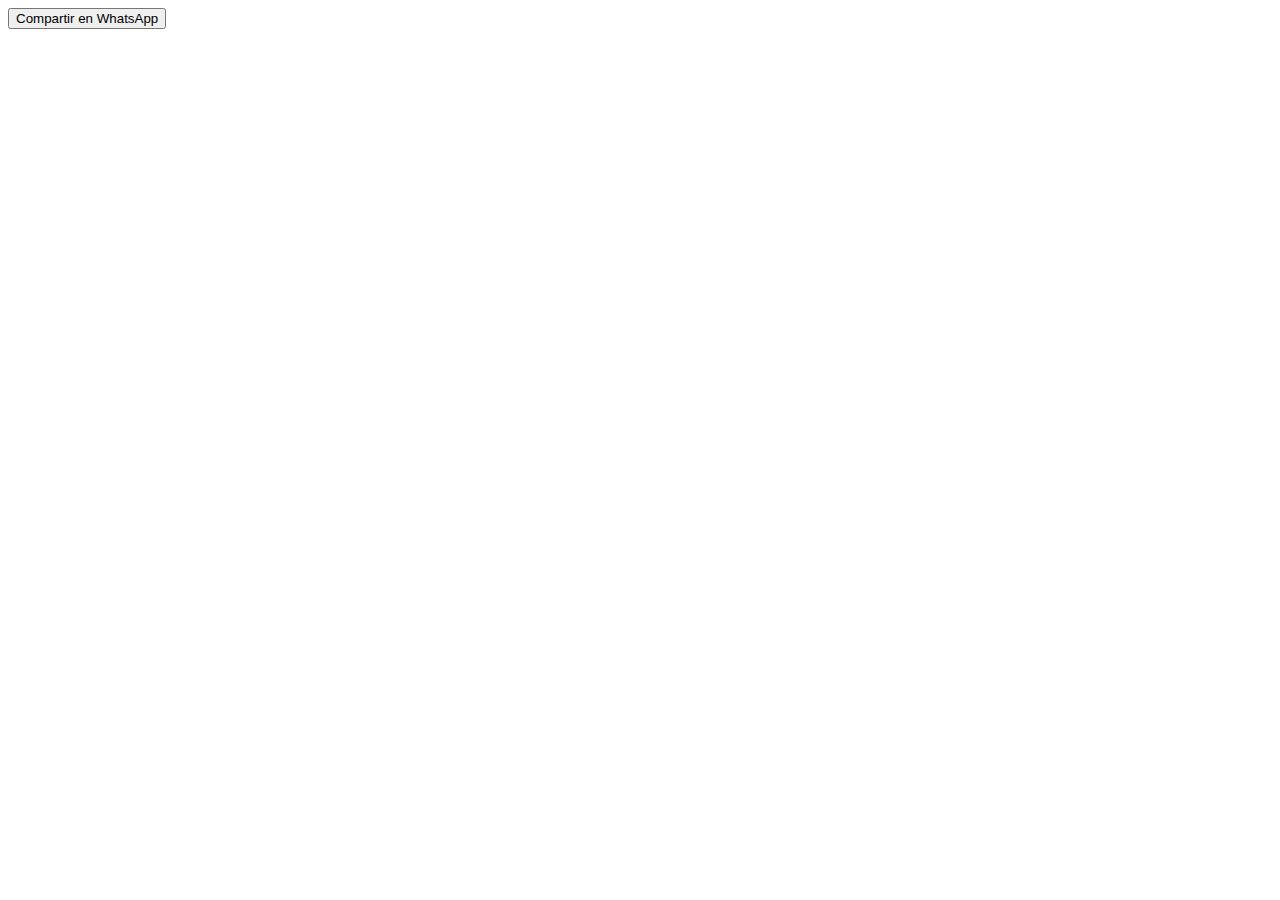
<file: Test/index2.html>
<!DOCTYPE html>
<html>
<head>
    <title>Compartir en WhatsApp</title>
</head>
<body>
    <button onclick="compartirEnWhatsApp()">Compartir en WhatsApp</button>

    <script>
        function compartirEnWhatsApp() {
            // Crea el enlace de WhatsApp sin número de teléfono predefinido
            var whatsappURL = "whatsapp://send?text=" + encodeURIComponent("¡Echa un vistazo a esta página: https://tu-pagina.com!");

            // Abre el enlace en una nueva ventana o pestaña
            window.open(whatsappURL);
        }
    </script>
</body>
</html>
</file>
<file: root/assets/css/scroll.css>
:root{
    --color-scrollbar: #d3d3d4;
    --color--background-scrollbar: #eee; 
}

/*Scroll chrome*/
.content__page::-webkit-scrollbar,
.card-body::-webkit-scrollbar{
    width: 25px;
    background: transparent;
}


.image__container::-webkit-scrollbar{
    height: 25px;
    background: transparent;
}

.content__page::-webkit-scrollbar-thumb,
.image__container::-webkit-scrollbar-thumb,
.card-body::-webkit-scrollbar-thumb{
    border: 10px solid transparent;
    box-shadow: none;
    border-radius: 40px;
}

.content__page:hover::-webkit-scrollbar-thumb,
.image__container:hover::-webkit-scrollbar-thumb,
.card-body:hover::-webkit-scrollbar-thumb{
    box-shadow: inset 0 0 0 10px var(--color-scrollbar);
}

.content__page:hover::-webkit-scrollbar-thumb:hover,
.image__container:hover::-webkit-scrollbar-thumb:hover,
.card-body:hover::-webkit-scrollbar-thumb:hover{
    border: 8px solid transparent;
    box-shadow: inset 0 0 0 10px var(--color-secondary);
}

.content__page::-webkit-scrollbar-track,
.card-body::-webkit-scrollbar-track{
    margin: 40px 0; 
}

.image__container::-webkit-scrollbar-track{
    margin: 0 40px; 
}




/*Scroll lyout aside chrome*/
.layout__aside::-webkit-scrollbar{
    width: 25px;
    background: var(--color-secondary);
}

.layout__aside::-webkit-scrollbar-thumb{
    border: 10px solid transparent;
    box-shadow: none;
    border-radius: 40px;
}

.layout__aside:hover::-webkit-scrollbar-thumb{
    box-shadow: inset 0 0 0 10px var(--color-principal);
}

.layout__aside:hover::-webkit-scrollbar-thumb:hover{
    border: 8px solid transparent;
    box-shadow: inset 0 0 0 10px var(--color-principal);
}

.layout__aside::-webkit-scrollbar-track{
    margin: 40px 0; 
}


/*scroll cards about me*/

.back::-webkit-scrollbar{
    width: 25px;
    background: transparent
}

.back::-webkit-scrollbar-thumb{
    border: 10px solid transparent;
    box-shadow: none;
    border-radius: 40px;
}

.back:hover::-webkit-scrollbar-thumb{
    box-shadow: inset 0 0 0 10px var(--color-principal);
}

.back:hover::-webkit-scrollbar-thumb:hover{
    border: 8px solid transparent;
    box-shadow: inset 0 0 0 10px var(--color-principal);
}

.back::-webkit-scrollbar-track{
    margin: 40px 0; 
}

/*Scroll Moz*/
.content__page,
.image__container,
.card-body{
    scrollbar-width: thin;
    scrollbar-color: var(--color-scrollbar) transparent;
}

.layout__aside{
    scrollbar-width: thin;
    scrollbar-color: var(--color-scrollbar) var(--color-secondary);
}
</file>
<file: root/assets/css/style.css>
/*Definicion Variables*/
:root{
    --color-principal: #FFFFFF;
    --color-secondary: #e96443;
    --color-background: #F4F4FC;
    --color-transparent: transparent;
    --color-icons: #B5B7BA;
    --color-subtitle: #888;
    --color-title: #222222;
    --color-text: #555;
    --color-border-testimonials: #e5e6e7;
    --color-company: #a5a6a7;
}

/*Estilos generales*/
html{
    font-size: 10px;

}

body{
    width: 100%;
    height: 100%;
    font-family: 'Poppins', Arial, Helvetica, sans-serif;
    font-size: 1.5rem;
    background-color: var(--color-background);
    color: var(--color-text);
    overflow: hidden;
}

h1, h2, h3, h4, h5, h6{
    color: var(--color-title)
}

/*Imagen de fondo*/
body{
    background-image: url("../img/fondo.png");
    background-size: cover;
    background-repeat: no-repeat;
    background-position: -1px -140px;
}



/*Estructura principal*/
.layout{
    position: relative;
    min-width: 1290px;
    width: 75%;
    min-height: 80vh;
    height: 80vh;
    margin: 10vh auto;

    display: grid;
    grid-template-areas:
        "aside content";
    grid-template-columns: 30% 70%;


    /*Sombra dentrás del layout*/
    border-radius: 4rem;
    box-shadow: 0 0 100px -5px rgb(0, 0, 0, .25);
}

/*Barra lateral azul*/
.layout__aside{
    grid-area: aside;

    border-radius: 4rem 0 0 4rem;
    overflow: auto;
    overflow-x: hidden;
}

.aside___user-info{
    display: flex;
    flex-direction: column;
    align-items: center;
    text-align: center;

    min-height: 100%;
    min-width: 30rem;

    background-color: var(--color-secondary);
    color: var(--color-principal);
}

/*Diseño a la imagen*/
.user-info__container-imagen{
    position: relative;
    display: inline-block;
    width: 20rem;
    margin-top: 7rem;
    z-index: 1;
}

.user-info__image{
    width: 100%;
    background-color: var(--color-principal);
    border: 3px solid var(--color-principal);
    border-radius: 20rem;
}

/*Sombra de puntitos*/
.user-info__container-imagen::after{
    content: ".";
    position: absolute;
    top: 5%;
    left: 9%;
    z-index: -1;
    width: 100%;
    height: 100%;
    border-radius: 30rem;
    background-image: -webkit-repeating-radial-gradient(center center, #fff, #fff 1px, transparent 0px, transparent 100%);
    background-size: 0.6rem 0.6rem;
    opacity: 0.5;
}

/*Estilos al nombre y al trabajo*/

.user-info__name{
    margin-top: 3rem;
    font-size: 3.2rem;
    font-weight: bold;
    color: var(--color-principal);
}

.user-info__job{
    color: var(--color-principal);
    font-size: 1.5rem;
    font-weight: 200;
}

/*Estilos a social media*/

.user-info__links{
    margin-bottom: 4rem;
}

.links__social{
    display: flex;
    flex-direction: row;
    text-align: center;
    margin-top: 2rem;
}

.social__option{
    height: 3rem;
    width: 3rem;
    font-size: 2rem;
    line-height: 3.2rem;
    opacity: 0.9;
    border-radius: 1rem;
    transition: all 300ms ease-in-out;
}

.social__option:hover{
    opacity: 1;
    background-color: rgba(255, 255, 255, .20);
}

/*Diseñar boton*/
.user-info__buttons{
    margin-bottom: 4rem;
}

.user-info__btn{
    padding: 1.5rem;
    width: 18rem;
    border: 2px solid var(--color-principal);
    border-radius: 3.2rem;
    box-shadow: 0px 10px 10px -7px rgba(0, 0, 0, .20);
    transition: all 200ms ease-in-out;
}

.user-info__btn:hover{
    background-color: var(--color-principal);
    color: var(--color-secondary);
}


/* diseño de footer,(usa JS)*/
.user-info__footer{
    position: absolute;
    bottom: 3rem;
    font-size: 1.2rem;
}



/*Contenedor principal*/
.layout__content{
    grid-area: content;
    min-height: 100%;
    height: 100%;

    background-color: var(--color-secondary);
    border-radius: 0 10rem 10rem 0;
}

.content__page{
    min-height: 100%;
    background-color: var(--color-principal);
    border-radius: 3.2rem;

    display: flex;
    flex-direction: column;
    justify-content: center;
    align-items: center;
}

.page__name{
    margin-top: -1rem;
    margin-bottom: 1rem;
    font-size: 6rem;
}

.page__job{
    font-size: 2.1rem;
    font-weight: lighter;
    color: var(--color-subtitle);
}


/*Menu navegacion lateral*/

.layout__menu{
    display: block;
    position: absolute;
    top: 0;
    right: -105px;
    min-width: 11rem;
    background-color: var(--color-transparent);
}

.menu__list{
    position: relative;

    display: flex;
    flex-direction: column;
    justify-content: space-between;
    align-items: center;

    width: 60%;
    min-height: 32rem;
    padding: 2rem 0;
    margin-left: 2rem;
    background-color: var(--color-principal);
    box-shadow: 0 0 3rem -0.5rem rgba(0, 0, 0, .15);
    border-radius: 6rem;
}

.menu__option{
    display: block;
    width: 100%;
    text-align: center;
}

.menu__option:hover .menu__icon{
    color: var(--color-secondary);
    transition: all 300ms ease-in-out;
}

.menu__icon{
    color: var(--color-icons);
    font-size: 2.8rem;
}

.menu__overlay{
    position: absolute;
    z-index: 3;
    right: 0;
    margin-top: -3rem;
    display: block;
    opacity: 0;
    padding: 0.5rem 1rem;
    color: var(--color-principal);
    background-color: var(--color-secondary);
    white-space: nowrap;
    border-radius: 1rem;
    transition:all 400ms ease-in-out
}

.menu__option:hover .menu__overlay{
    opacity: 1;
    right: 100%;
}

/*About me*/

.content__about{
    display: block;
    height: 100%;
    min-height: 100%;
    padding: 6rem;
    padding-right: 3rem;
    overflow: auto;
    color: var(--color-subtitle)
}

.about__header{
    margin-bottom: 4.5rem;
}

.about__title{
    position: relative;
    font-size: 3.2rem;
    z-index: 1;
}

.about__title::after{
    content: "";
    position: absolute;
    top: 16.5px;
    left: 115px;
    z-index: -1;
    width: 7%;
    height: 70%;
    background-image: -webkit-repeating-radial-gradient(center center, var(--color-secondary), var(--color-secondary) 1px, transparent 0px, transparent 100%);
    background-size: 0.6rem 0.6rem;
    opacity: 0.5;
}

.title__color{
    color: var(--color-secondary);
}


/*Información personal*/


.about__personal-info{
    display: flex;
    flex-direction: row;
    justify-content: center;
    flex-wrap: wrap;
}

.personal-info__photo{
    margin-top: -9rem;
    width: 50%;
}

.personal-info__bio{
    position: relative;
    width: 50%;
    border: 2px solid var(--color-border-testimonials);
    border-radius: 2rem;
    padding: 1rem 0rem 0rem 1.5rem;
    display: flex;
    flex-direction: column;
    top: -4rem;
}

.pesonal-info__list{
    margin-top: 2rem;
    width: 100%;
    height: 20rem;
}


.personal-info__data{
    width: 100%;
    height: 100%;
}

.personal-info__title{
    color: var(--color-secondary);
    font-weight: bold;
}

.personal-info__option{
    margin-bottom: 1rem;
}

.about__services,
.about__testimonials{
    width: 100%;
    margin-bottom: 3rem;
}

.services__header,
.testimonials__header{
    margin-bottom: 2.5rem;
}

.services__title,
.testimonials__title{
    font-size: 2rem;
    position: relative;
    z-index: 1;
}

.services__title::after,
.testimonials__title::after{
    content: "";
    position: absolute;
    top: 10px;
    left: 105px;
    z-index: -1;
    width: 4.5%;
    height: 80%;
    background-image: -webkit-repeating-radial-gradient(center center, var(--color-secondary), var(--color-secondary) 1px, transparent 0px, transparent 100%);
    background-size: 0.6rem 0.6rem;
    opacity: 0.5;
}

.reseñas::after{
    left: 6.5rem;
}


.services__container{
    display: flex;
    width: 100%;
    flex-wrap: wrap;
}

.services__service{
    flex-basis: 50%;
    margin-bottom: 3rem;
}
.service__real-icon{
    font-size: 3rem;
    color: var(--color-secondary);
    margin-bottom: 2rem;
}

.service__description{
    width: 95%;
}

/*Reseñar*/

.testimonials__container{
    display: flex;
    width: 100%;
    flex-direction: row;
    flex-wrap: wrap;
    margin-bottom: 5rem;
}


.testimonials__testimonials{
    flex-basis: calc(50% - 2.5rem);

    border: 2px solid var(--color-border-testimonials);
    border-radius: 2rem;
    padding: 0 2.5rem 2.5rem 1.5rem;
    margin-right: 2.5rem;
    margin-top: 3rem;
}

.testimonials__image-container{
    width: 100%;
}

.testimonials__image{
    max-width: 9rem;
    max-height: 9rem;
    border-radius: 9rem;
    margin: 0 auto;
    margin-top: -5rem;
    margin-bottom: 2rem;
    box-shadow: 0 10px 10px -8px rgba(0, 0, 0, 0.25);
}

.testimonials__description{
    margin-bottom: 1rem;
}

.testimonials__text{
    font-size: 1.5rem;
    line-height: 2.4rem;
}

.testimonials__author{
    margin-top: 2rem;
    display: flex;
    flex-direction: row;
    justify-content: space-between;
}


.testimonials__name{
    margin-bottom: 0.5rem;
    font-size: 1.5rem;
}

.testimonials__company{
    color: var(--color-company);
    font-weight: 300;
    font-size: 1.3rem;
}

.testimonials__icon{
    font-size: 4rem;
    opacity: 0.5rem;
    color: var(--color-secondary);
}


/*Extra section*/

.extra__header{
    margin-bottom: 2rem;
    position: relative;
    z-index: 1;
}

.extra__header::after{
    content: "";
    position: absolute;
    top: 10px;
    left: 210px;
    width: 7%;
    height: 70%;
    background-image: -webkit-repeating-radial-gradient(center center, var(--color-secondary), var(--color-secondary) 1px, transparent 0px, transparent 100%);
    background-size: 0.6rem 0.6rem;
    opacity: 0.5;
}


.extra__container{
    display: flex;
    flex-direction: row;
    width: 100%;
    height: 100%;
}

.card-extra{
    position: relative;
    width: 20rem;
    height: 35rem;
    border-radius: 10px;
    margin:0 1rem;
}

.card-extra .card-extra-body{
    position: absolute;
    width: 100%;
    height: 100%;
    backface-visibility: hidden;
    border-radius: 10px;
    overflow: hidden;
    transition: .5s;
    background: var(--color-background);  /* fallback for old browsers */
    font-weight: bold;
    background: -webkit-linear-gradient(to bottom right, var(--color-background), rgba(255, 0, 0, 0.76), var(--color-title));  /* Chrome 10-25, Safari 5.1-6 */
    background: linear-gradient(to bottom right, white, rgb(242, 178, 133),rgb(115, 115, 245), skyblue, var(--color-title)); 
}

.card-extra .front{
    transform: perspective(600px) rotateY(0deg);
    box-shadow: 0 5px 10px #0000;
}

.card-extra .front h4{
    position: absolute;
    top: 12rem;
    width: 100%;
    height: 4.5rem;
    line-height: 45px;
    color: var(--color-principal);
    text-align: center;
    font-size: 4.8rem;
}

.card-extra .back{
    transform: perspective(600px) rotateY(180deg);
    background-color: rgba(128, 128, 128, 0.619);
    padding: 15px;
    color: var(--color-principal);
    flex-direction: column;
    justify-content: space-between;
    text-align: center;
    overflow-y: auto;
    box-shadow: 0 5px 10px var(--color-title);
}


.card-extra .back .extra__icon{
    font-size: 2rem;
}

.card-extra .back h4{
    font-size: 2rem;
    text-align: center;
}

.card-extra .back span{
    font-size: 13px;
}

.card-extra .back .extra__quantity:hover{
    font-size: 13px;
    background: var(--color-principal);
    color: var(--color-title);
    border-radius: 1rem;
}


.card-extra .back .link{
    border-top: 1px solid;
    height: 50px;
}

.card-extra .back .link a{
    color: var(--color-principal);
}

.card-extra:hover .front{
    transform: perspective(600px) rotateY(180deg);
}

.card-extra:hover .back{
    transform: perspective(600px) rotateY(360deg);
}

/*Fin modo escuro---------------------------------------------------------------*/

.image__container {
    display: flex;
    flex-direction: row;
    width: 100%;
    height: 100%;
    overflow-y: auto;
    position: relative;
    padding-left: 63%;
    overflow: auto;
 /* Agregamos position: relative; */
}

.card {
    width: 25rem;  
    height: 43rem;
    border-radius: 2rem;
    margin: 0 2rem;
    overflow: hidden;
    position: relative; /* Agregamos position: relative; */
    box-shadow: 2px 3px 10px -5px;
}


.card-img{
    position: absolute;
    width: 100%; /* Ajustamos el ancho al 100% para que ocupen todo el contenedor */
    height: 100%; /* Ajustamos la altura al 100% para que ocupen todo el contenedor */
    top: 0;
    left: 0;
    object-fit: cover;
}

.card-meta{
    background: var(--color-background);  /* fallback for old browsers */
    background: -webkit-linear-gradient(to bottom right, var(--color-background), rgba(255, 0, 0, 0.76), var(--color-title));  /* Chrome 10-25, Safari 5.1-6 */
    background: linear-gradient(to bottom right, white, rgb(133, 133, 242),rgb(115, 115, 245), skyblue, var(--color-title)); 
}

.card-img-meta,
.card-img-coursera,
.card-img-google {
    position: absolute;
    width: 80%; /* Ajustamos el ancho al 100% para que ocupen todo el contenedor */
    height: 27%; /* Ajustamos la altura al 100% para que ocupen todo el contenedor */
    left: 2.5rem;
}


.card-img-meta{
    z-index: 1; /* Establecemos un valor de z-index mayor para que esté sobre la imagen de fondo */
    top: 16rem;
}

.card-img-coursera {
    z-index: 1; /* Establecemos un valor de z-index aún mayor para que esté sobre la imagen de fondo y la imagen Meta */
    top: 10rem;
}

.card-img-google{
    height: 15%;
    z-index: 1;
    top: 19rem;
}

.card-google{
    background: var(--color-background);  /* fallback for old browsers */
    background: -webkit-linear-gradient(to bottom right, var(--color-background), rgba(255, 0, 0, 0.76), var(--color-title));  /* Chrome 10-25, Safari 5.1-6 */
    background: linear-gradient(to bottom right, white, rgb(255, 252, 252), var(--color-text)); 
}


.card-body{
    position: relative;
    width: 100%;
    height: 100%;
    top: 0;
    right: 3;
    position: absolute;
    background: #00000096;
    z-index: 2;
    backdrop-filter: blur(5px);
    border-radius: 2rem;
    opacity: 0;
    transition: all 300ms ease-in-out;
    padding: 1rem;
    color: var(--color-icons);
    overflow-y: auto;
}

.card-body:hover{
    opacity: 1;
}


.card-title{
    font-size: 2rem;
    margin-bottom: 2rem;
    color: var(--color-principal);
}

.card-sub-title{
    height: 100%;
    width: 100%;
    color: var(--color-principal);
    text-transform: capitalize;
    font-size: 1.4rem;
    margin-bottom: 0.4rem;
    transition: all 400ms ease-in-out;
}

.card-sub-title:hover{
    padding: .2rem;
    border-radius: .5rem;
    background-color: var(--color-principal);
    color: var(--color-secondary);
    margin-left: .5rem;
    font-weight: bold;
    overflow: auto;
}

.btn-container-card{
    position: absolute;
    top: 35.5rem;
    left: 3.5rem;
    width: 70%;
}

.card-btn{
    text-align: center;
    width: 100%;
    padding: 1.5rem 0;
    border: 2px solid var(--color-principal);
    border-radius: 3rem;
    box-shadow: 1px 1px 3px -2px;
    transition: all 300ms ease-in-out;
    color: var(--color-principal);
}

.btnd{
    position: relative;
    top: 0;
    left: 2rem;
    text-align: center;
    width: 90%;
}

.card-btn:hover{
    background-color: var(--color-principal);
    color: var(--color-secondary);
}

.card-leones{
    background: var(--color-background);  /* fallback for old browsers */
    background: -webkit-linear-gradient(to left, #d61b1b77, var(--color-background));  /* Chrome 10-25, Safari 5.1-6 */
    background: linear-gradient(to bottom right, var(--color-background),var(--color-secondary), rgb(117, 33, 33)); 
}

.card-img-leones{
    position: absolute;
    top: 10rem;
    left: 2.3rem;
    width: 80%;
    height: 20rem;

}

.card-ip{
    padding: 0.5rem;
}

.card-2 p:hover{
    margin: 0;
}

.card-DH{
    background: var(--color-background);  /* fallback for old browsers */
    background: -webkit-linear-gradient(to bottom right, var(--color-background), rgba(255, 0, 0, 0.76), var(--color-title));  /* Chrome 10-25, Safari 5.1-6 */
    background: linear-gradient(to bottom right, var(--color-background), rgb(255, 34, 0), var(--color-title)); 
}

.card-img-DH{
    width: 80%;
    position: absolute;
    top: 8rem;
    left: 2rem;
}
.card-img-ctd{
    width: 80%;
    position: absolute;
    top: 19rem;
    left: 2rem;
}


.card-poliglota{
    background: var(--color-background);  /* fallback for old browsers */
    background: -webkit-linear-gradient(to bottom right, var(--color-background), rgba(255, 0, 0, 0.76), var(--color-title));  /* Chrome 10-25, Safari 5.1-6 */
    background: linear-gradient(to bottom right, var(--color-principal), rgb(166, 255, 166), #989898); 
}

.card-img-poliglota{
    width: 80%;
    position: absolute;
    top: 15rem;
    left: 2.2rem;
}

/*Formulario*/


.content__form{
    display: block;
    height: 100%;
    width: 100%;
    overflow: auto;
    color: var(--color-subtitle);
    background: #e96443;  /* fallback for old browsers */
    background: -webkit-linear-gradient(to right, #904e95, #e96443);  /* Chrome 10-25, Safari 5.1-6 */
    background: linear-gradient(to right,#e96443, #dc6648, #ffdfd3);
}


.form__container{
    position: relative;
    display: flex;
    flex-direction: column;
    justify-content: center;
    align-items: center;
    width: 75%;
    height: 100%;
}

form{
    position: absolute;
    top: 0;
    bottom: 0;
    left: 2rem;
    text-align: start;
    padding: 5rem;
    height: 100%;
    width: 80%;
    z-index: 0;
    /* border: 1px solid red; */
    border-radius: 1rem 0 1rem 0 1rem;
}


form h2{
    font-size: 3.5rem;
    text-align: center;
    color: var(--color-background);
}


form h2::after{
    content: "";
    position: absolute;
    top: 12%;
    left: 65.5%;
    z-index: -1;
    width: 8%;
    height: 5%;
    background-image: -webkit-repeating-radial-gradient(center center, #fff, #fff 1px, transparent 0px, transparent 100%);
    background-size: 0.6rem 0.6rem;
    opacity: 0.5;
}

label{
    color: var(--color-background);
    font-size: 15px;
    font-weight: 600;
    letter-spacing: 0.2rem;
}

.input__form{
    margin-bottom: 2rem;
}

.input__form input,
.input__form textarea{
    padding: 0.8rem 5rem;
    width: 100%;
    border-radius: 25px;
    background-color: var(--color-background);
    border: 2px solid var(--color-principal);
    color: var(--color-text);
    outline: none;
    box-shadow: 1px 1px 10px -8px;
    font-weight: 600;
}

textarea{
    resize: none;
}

input::placeholder, textarea::placeholder{
    color: var(--color-subtitle);
}

.buttons__form{
    display: flex;
    flex-direction: row;
    justify-content: space-between;
}

.form__button,
.form__submit{
    background-color: transparent;
    transition: all 300ms ease-in-out;
}



.buttons__form button{
    font-size: 16px;
    padding: 15px 0;
    width: 45%;
    border-radius: 5rem;
    color: var(--color-principal);
    border: 2px solid var(--color-principal);
    margin-top: 10px;
}

.form__button:hover,
.form__submit:hover{
    cursor: pointer;
    color: var(--color-secondary);
    background-color: var(--color-principal);
}


.enviando{
    position: absolute;
    display: flex;
    flex-direction: column;
    align-items: center;
    width: 75%;
    top: 40%;
    left: 65%;
}

#spinner{
    width: 50px;
    color: var(--color-text);
}

.mensaje{
    color: var(--color-principal);
    font-weight: bold;
    margin-bottom: 1rem;
    font-size: 17px;
}

.required{
    margin-left: 0.5rem;
    color: var(--color-principal);
}






/*Modo Oscuro--------------------------------------------------------------*/
/*DARK MODE*/
.oculto{
    visibility: hidden;
}

.dark-light-mode_button {
    position: absolute;
    display: flex;
    align-items: center;
    padding: 3rem 2.5rem;
    top: 9rem;
    border-radius: 0 3rem 3rem 0;
    background-color: var(--color-secondary);
    transition: padding 300ms ease-in-out;
}

.dark-light-mode_button:hover {
    cursor: pointer;
    padding: 3rem 4rem;
}

.button__shadow{
    position: relative;
    display: flex;
    align-items: center;

}

.fa-moon,
.fa-sun {
    position: absolute;
    left: -1.5rem;
    font-size: 3rem;
    color: var(--color-background);
    transition: color 300ms ease-in-out; /* Aplicar transición a la propiedad color */
}

.fa-moon:hover {
    color: rgba(15, 15, 13, 0.818);
}

.fa-sun:hover {
    color: gold;
}
.dark h1,
.dark h2,
.dark h3,
.dark h4,
.dark h5,
.dark .content__about{
    color: var(--color-principal);
}



.dark {
    background-color: var(--color-title);
}

.dark .input__form input,
.dark .input__form textarea{
    background: var(--color-text);
    color: var(--color-principal);
    font-weight: 400;
}

.dark .input__form input::placeholder,
.dark .input__form textarea::placeholder{
    color: var(--color-background);
}

.dark .content__page{
    border: 5px solid var(--color-text);
}
.dark .menu__list{
    border: 2px solid var(--color-icons);
    background-color: var(--color-transparent);
}

.dark .aside___user-info,
.dark .dark-light-mode_button{
    background: #e96443;  /* fallback for old browsers */
    background: -webkit-linear-gradient(to right, #904e95, #e96443);  /* Chrome 10-25, Safari 5.1-6 */
    background: linear-gradient(to right, #904e95, #e96443); 
}

.dark .card-body{
    color: var(--color-principal);
}
.dark .content__form{
    border: none;
}



.dark .content__form{
    background: #e96443;  /* fallback for old browsers */
    background: -webkit-linear-gradient(to right, #904e95, #e96443);  /* Chrome 10-25, Safari 5.1-6 */
    background: linear-gradient(to right,#e96443, #913e2a, #2f150f); 
}

.dark label{
    color: var(--color-principal);
}
</file>
<file: root/assets/css/responsive.css>
/*---------------------------Media Query 1480------------------------------*/
@media (max-width: 1480px) {

    body{
        padding: 0;
    }

    .layout{
        min-width: auto;
        width: 87%;
        margin-left: 7rem;
    }
    .card{
        width: 23.5rem;
    }


    .personal-info__photo{
        right: 2rem;
        height: 100%;

    }
    .pesonal-info__list{
        margin-top: 2rem;
    }

    .dark-light-mode_button:hover{
        padding-right: 2rem;
        justify-content: center;
    }

    .fa-moon,
    .fa-sun{
    left: -1.8rem;
    font-size: 3rem;
    color: var(--color-background);
    transition: color 300ms ease-in-out
    }
}


/*---------------------------Media Query 1400------------------------------*/
@media (max-width: 1400px){
    .card{
        width: 21.5rem;
    }
    .card-extra .front h4{
        font-size: 3.8rem;
    }

    form h2::after{
        width: 4rem;
        left: 25vw;
    }
}



/*---------------------------Media Query 1300------------------------------*/
@media (max-width: 1300px) {
    .layout{
        width: 86%;
        margin-left: 7rem;
    }
    .dark-light-mode_button{
        z-index: 1;
    }

    .card{
        width: 20rem;
    }

    .about__personal-info{
        position: relative;
        top: -5rem;
        flex-direction: column;
        align-items: center;
        flex-wrap: nowrap;
    }

    .personal-info__bio{
        display: flex;
        width: 100%;
    }

    .personal-info__description{
        width: 90%;
        margin: 0 1rem
    }
    .pesonal-info__list{
        width: 90%;
        margin: 0 1rem
    }
    .personal-info__title,
    .personal-info__value{
        margin: none;
    }

    .card{
        height: 40rem;
        width: 20rem;
    }

    form h2::after{
        left: 68%;
    }

    .personal-info__bio{
        flex-direction: row;
        top: 1rem;
    }
}


/*---------------------------Media Query 1230------------------------------*/
@media (max-width: 1230px){
    .card{
        width: 19rem;
    }

    .card-extra{
        height: 35rem;
    }

    .card-extra .front h4{
        font-size: 3.5rem;
    }

    .card-extra .back span{
        font-size: 12px;
    }
    .card-extra .back h4{
        font-size: 15px;
    }

    form h2::after{
        left: 69%;
    }

}

/*---------------------------Media Query 1160------------------------------*/
@media (max-width: 1160px){
    .layout{
        width: 85%;
    }
    .card{
        width: 18.5rem;
        height: 34rem;
    }
    .card-extra{
        margin: 0 0.3rem;
    }
    .image__container{
        padding-left: 75%;
        width: 100%;
    }

    form h2::after{
        left: 72%;
    }

    .enviando{
        position: absolute;
        right: 4rem;
    }
}




/*---------------------------Media Query 1060------------------------------*/

@media (max-width: 1060px){
    body{
        background-image: none;
        position:static;
    }


    .layout{
        width: 100%;
        height: 100%;
        margin: 0;
        border-radius: 0;

        grid-template-areas: 'content';
        grid-template-columns: 100%;
    }

    .layout__aside{
        display: none;
    }

    .layout__content{
        border-radius: 0;
        background-color: transparent;
        height: 100%;
    }

    .content__page,
    .dark .content__form{
        border-radius: 0;
        height: 100vh;
        background: url(../img/fondo.png);
        background-size: cover;
        background-repeat: no-repeat;
        background-position: -1px -0px;
    }

    .dark .content__page{
        border: none;
    }

    .layout__menu{
        position: static;
    }

    .image__container{
        display: flex;
        flex-direction: column;
        justify-content: center;
        padding-left: 0;
        padding-right: 0;
        padding-top: 70rem;
    }

    .card{
        position: relative;
        justify-content: center;
        width: 80rem;
        height: 20rem;
        margin-bottom: 2rem;
    }

    .card-img-meta,
    .card-img-coursera,
    .card-img-google,
    .card-img-poliglota,
    .card-img-DH,
    .card-img-ctd,
    .card-img-leones{
        position: absolute;
        width: 40%; /* Ajustamos el ancho al 100% para que ocupen todo el contenedor */
        height: 90%; /* Ajustamos la altura al 100% para que ocupen todo el contenedor */
        margin-left: 25%;
    }

    .card-img-coursera{
        top: -10%;
    }

    .card-img-meta{
        top: 20%;
    }

    .card-img-google{
        top: 45%;
        width: 40%;
        height: 50%;
    }

    .card-img-poliglota{
        top: 25%;
        width: 40%;
        height: 50%; 
    }


    .card-img-DH{
        display: none;
    }

    .card-img-ctd{
        top: 5%;
        left: 0;
        width: 50%;
    }

    .card-img-leones{
        top: 0;
        left: 8rem;
        width: 30%;
        height: 100%;
    }


    .content__form{
        display: flex;
        justify-content: center;
    }

    .form__container{
        justify-content: center;
        height: 80%;
        padding: 5rem;
        overflow: auto;
        border-radius: 2rem;
        background: linear-gradient(to right,#e96443, #cc6f58, #c89f94 );
        box-shadow: 10px 10px 50px -30px;
    }


    form{
        width: 90%;
    }

    form h2::after{
    content: "";
    position: absolute;
    top: 10%;
    left: 63%;
    z-index: -1;
    width: 10%;
    height: 5%;
    background-image: -webkit-repeating-radial-gradient(center center, #fff, #fff 1px, transparent 0px, transparent 100%);
    background-size: 0.6rem 0.6rem;
    opacity: 0.5;
    }

    .dark .form__container{
        background: linear-gradient(to right, #904e95, #e96443)
    }

    .dark .input__form input,
    .dark .input__form textarea{
        background: var(--color-text);
        color: var(--color-principal);
        border: none;
    }

    .dark .input__form input::placeholder,
    .dark .input__form textarea::placeholder{
        color: var(--color-background);
    }


    .form__container .enviando{
        top: 52rem;
        left: 12%;
    }
    .personal-info__bio{
        background: var(--color-title);
    }
}


/*---------------------------Media Query 900------------------------------*/
@media (max-width: 900px){
    .card{
        width: 70rem;
    }

    .enviando{
        top: 80%;
        left: 13%;
    }

    .dark-light-mode_button:hover {
        padding: 3rem 2.5rem; /* Mantener el padding fijo en la media query */
  
    }
}



/*---------------------------Media Query 800------------------------------*/
@media (max-width: 800px){
    .card{
        width: 60rem;
    }

    .card-img-coursera,
    .card-img-meta,
    .card-img-google,
    .card-img-poliglota,
    .card-img-ctd{
        left: -2rem;
        width: 55%;
    }

    .testimonials__testimonials{
        flex-basis: 100%;
    }


}


/*---------------------------Media Query 700------------------------------*/
@media (max-width: 700px){
    .card{
        width: 55rem;
    }

    .card-img-DH{
        display: block;
        top: -4rem;
        height: 60%;
    }

    .card-img-ctd{
        left: 1rem;
        top: 7.5rem;
        height: 60%;
        width: 50%;
    }
    


}



/*---------------------------Media Query 620------------------------------*/
@media (max-width: 620px){
    .card{
        width: 45rem;
    }

    .card-img-coursera{
        width: 50%;
        height: 70%;
        top: 0;
        left: 0;
    }

    .card-img-meta{
        width: 50%;
        height: 70%;
        top: 5rem;
        left:0;
    }

    .card-img-google{
        top: 45%;
        left: 0;
        width: 50%;
        height: 40%;
    }

    .card-img-poliglota{
        top: 27%;
        left: -3rem;
        width: 60%;
        height: 40%; 
    }


    .card-img-DH{
        display: block;
        height: 60%;
        width: 50%;
        top: -3rem;
        left: 0;
    }

    .card-img-ctd{
        top: 9rem;
        left: 0;
        width: 50%;
        height: 50%;
        left: 0;
    }

    .card-img-leones{
        top: 0;
        left: 0rem;
        width: 50%;
        height: 100%;
    }
}

/*---------------------------Media Query 520------------------------------*/
@media (max-width: 520px){
    .card{
        width: 40rem;
        margin: 2rem 5rem;
    }

    .card-img-coursera{
        width: 50%;
        height: 55%;
        top: 2rem;
        left: 0;
    }

    .card-img-meta{
        width: 50%;
        height: 55%;
        top: 6rem;
    }

    .card-img-google{
        height: 30%;
    }

    .card-img-poliglota{
        top: 6rem;
        left: -2rem;
        width: 60%;
        height: 35%; 
    }


    .card-img-DH{
        height: 50%;
        width: 50%;
        top: -1rem;
        left: 0;
    }

    .card-img-ctd{
        top: 9rem;
        left: 0;
        width: 60%;
        height: 50%;
        left: -2rem;
    }
}
</file>
<file: Test/style.css>
*{
    margin: 0;
    box-sizing: border-box;
}

@media print {
    .no-print, .no-print *{
        display: none !important;
    }
}


body{
    display: flex;
    flex-direction: column;
    background: linear-gradient(to right, #e1a91c, #cbc2ab); 
}

.container{
    border-radius: 10px
}

.oculto{
    visibility: hidden;
}
</file>
